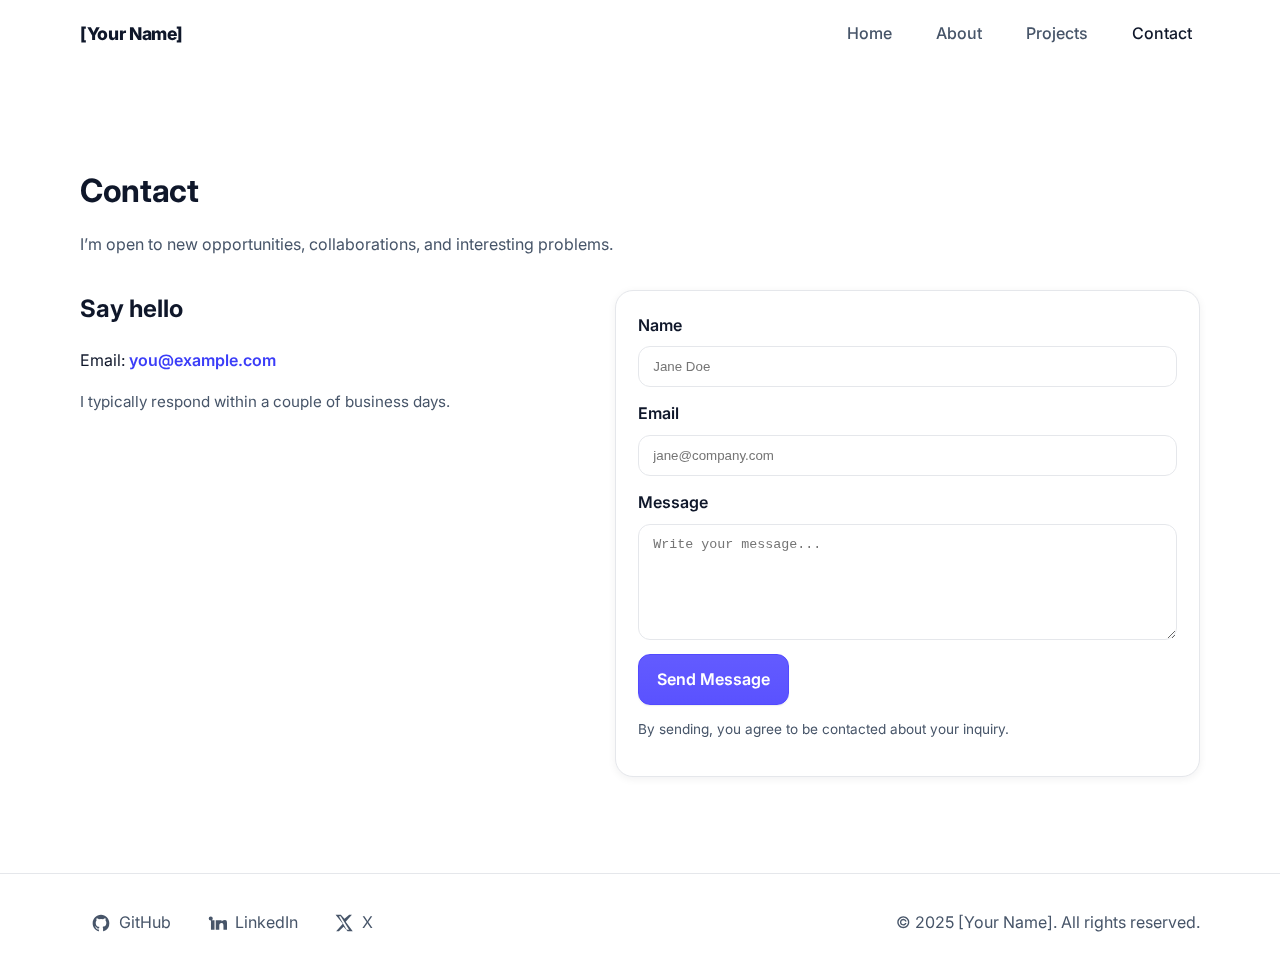
<file: contact.html>
<!DOCTYPE html>
<html lang="en">
<head>
  <meta charset="utf-8" />
  <meta name="viewport" content="width=device-width, initial-scale=1" />
  <title>Contact — [Your Name]</title>
  <meta name="description" content="Get in touch with [Your Name]." />
  <link rel="preconnect" href="https://fonts.googleapis.com" />
  <link rel="preconnect" href="https://fonts.gstatic.com" crossorigin />
  <link href="https://fonts.googleapis.com/css2?family=Inter:wght@400;500;600;700;800&display=swap" rel="stylesheet" />
  <link rel="stylesheet" href="css/style.css" />
</head>
<body>
  <a class="skip-link" href="#main">Skip to content</a>

  <header class="site-header">
    <div class="container nav-container">
      <a class="brand" href="index.html">[Your Name]</a>
      <button class="nav-toggle" aria-expanded="false" aria-controls="primary-nav" aria-label="Toggle navigation">
        <span class="nav-toggle-bar"></span><span class="nav-toggle-bar"></span><span class="nav-toggle-bar"></span>
      </button>
      <nav id="primary-nav" class="nav">
        <ul>
          <li><a href="index.html">Home</a></li>
          <li><a href="about.html">About</a></li>
          <li><a href="projects.html">Projects</a></li>
          <li><a href="contact.html">Contact</a></li>
        </ul>
      </nav>
    </div>
  </header>

  <main id="main">
    <section class="section reveal">
      <div class="container">
        <div class="section-header">
          <h1 class="section-title">Contact</h1>
          <p class="muted">I’m open to new opportunities, collaborations, and interesting problems.</p>
        </div>

        <div class="contact-wrap">
          <div class="contact-block">
            <h2>Say hello</h2>
            <!-- Replace with your professional email -->
            <p>Email: <a class="accent-link" href="mailto:you@example.com">you@example.com</a></p>
            <p class="muted small">I typically respond within a couple of business days.</p>
          </div>

          <form class="card form" method="post" action="#" novalidate>
            <!--
              NOTE: This form is static and won't submit by itself on GitHub Pages.
              To make it work, use a service like Formspree or Netlify Forms and set the `action` accordingly.
              Example (Formspree): action="https://formspree.io/f/your_form_id"
            -->
            <div class="field">
              <label for="name">Name</label>
              <input id="name" name="name" type="text" placeholder="Jane Doe" required />
            </div>
            <div class="field">
              <label for="email">Email</label>
              <input id="email" name="email" type="email" placeholder="jane@company.com" required />
            </div>
            <div class="field">
              <label for="message">Message</label>
              <textarea id="message" name="message" rows="6" placeholder="Write your message..." required></textarea>
            </div>
            <button class="btn btn-primary" type="submit">Send Message</button>
            <p class="muted tiny">By sending, you agree to be contacted about your inquiry.</p>
          </form>
        </div>
      </div>
    </section>
  </main>

  <footer class="site-footer">
    <div class="container footer-inner">
      <div class="footer-links">
        <a class="icon-link" href="#" target="_blank" rel="noopener" aria-label="GitHub">
          <svg width="20" height="20" viewBox="0 0 24 24" aria-hidden="true"><path fill="currentColor" d="M12 2C6.48 2 2 6.58 2 12.26c0 4.52 2.87 8.35 6.84 9.7.5.1.68-.22.68-.48 0-.24-.01-.86-.01-1.69-2.78.62-3.37-1.36-3.37-1.36-.46-1.19-1.12-1.5-1.12-1.5-.92-.64.07-.63.07-.63 1.02.07 1.56 1.07 1.56 1.07.9 1.58 2.36 1.12 2.94.85.09-.67.35-1.12.63-1.38-2.22-.26-4.56-1.13-4.56-5.03 0-1.11.39-2.01 1.03-2.72-.1-.26-.45-1.3.1-2.71 0 0 .84-.27 2.75 1.04a9.33 9.33 0 0 1 5 0c1.9-1.31 2.74-1.04 2.74-1.04.55 1.41.2 2.45.1 2.71.64.71 1.02 1.61 1.02 2.72 0 3.91-2.34 4.76-4.57 5.01.36.31.68.92.68 1.86 0 1.34-.01 2.41-.01 2.74 0 .26.18.58.69.48A10.03 10.03 0 0 0 22 12.26C22 6.58 17.52 2 12 2Z"/></svg>
          <span>GitHub</span>
        </a>
        <a class="icon-link" href="#" target="_blank" rel="noopener" aria-label="LinkedIn">
          <svg width="20" height="20" viewBox="0 0 24 24" aria-hidden="true"><path fill="currentColor" d="M6.94 6.5A2.44 2.44 0 1 1 4.5 4.06 2.44 2.44 0 0 1 6.94 6.5ZM4.75 8.75H9V20H4.75ZM13.5 8.75h4.01v1.53s1.26-1.83 4-1.83S24 10.99 24 14.58V20h-4.25v-4.61c0-2.84-1.36-3.33-2.26-3.33-1.9 0-2.74 1.24-2.74 3.33V20H10.5V8.75Z"/></svg>
          <span>LinkedIn</span>
        </a>
        <a class="icon-link" href="#" target="_blank" rel="noopener" aria-label="X (Twitter)">
          <svg width="20" height="20" viewBox="0 0 24 24" aria-hidden="true"><path fill="currentColor" d="M18.244 2H21.5l-7.5 8.565L22.5 22h-6.18l-4.833-5.54L5.83 22H2.57l7.998-9.14L1.9 2h6.31l4.37 4.94L18.244 2Zm-2.16 18h2.033L7.99 4h-2.1l9.194 16Z"/></svg>
          <span>X</span>
        </a>
      </div>
      <p class="muted">© 2025 [Your Name]. All rights reserved.</p>
    </div>
  </footer>

  <script src="js/script.js" defer></script>
</body>
</html>
</file>
<file: css/style.css>
/* ===========================
   Global Styles — Stripe‑inspired minimalism
   =========================== */

/* CSS Custom Properties (Design tokens) */
:root {
  --bg: #ffffff;
  --bg-alt: #f7f8fb;          /* subtle light gray for alternating sections */
  --text: #0f172a;            /* slate-900 */
  --muted: #475569;           /* slate-600 */
  --border: #e5e7eb;          /* gray-200 */

  --accent: #635BFF;          /* Stripe-like indigo */
  --accent-ink: #ffffff;

  --radius-sm: 10px;
  --radius-md: 14px;
  --radius-lg: 18px;

  --shadow-sm: 0 2px 8px rgba(15, 23, 42, 0.06);
  --shadow-md: 0 10px 30px rgba(15, 23, 42, 0.08);
  --shadow-lg: 0 24px 60px rgba(15, 23, 42, 0.12);

  --container: min(1120px, 92vw);
}

/* Reset-ish base */
*,
*::before,
*::after { box-sizing: border-box; }

html {
  -webkit-text-size-adjust: 100%;
  color-scheme: light;
}

body {
  margin: 0;
  font-family: 'Inter', ui-sans-serif, system-ui, -apple-system, Segoe UI, Roboto, 'Helvetica Neue', Arial, 'Noto Sans', 'Apple Color Emoji', 'Segoe UI Emoji';
  font-size: 16px;
  line-height: 1.6;
  color: var(--text);
  background: var(--bg);
  -webkit-font-smoothing: antialiased;
  text-rendering: optimizeLegibility;
}

img, svg, video { display: block; max-width: 100%; }

a { color: inherit; text-decoration: none; }
a:hover { text-decoration: underline; }
button { font: inherit; cursor: pointer; }

.container { width: var(--container); margin-inline: auto; }

.muted { color: var(--muted); }
.small { font-size: 0.95rem; }
.tiny  { font-size: 0.85rem; }

.skip-link {
  position: absolute;
  left: -9999px;
  top: auto;
  width: 1px; height: 1px; overflow: hidden;
}
.skip-link:focus {
  position: fixed;
  left: 16px; top: 16px; width: auto; height: auto; padding: 10px 14px;
  background: #fff; border: 1px solid var(--border); border-radius: 8px;
  box-shadow: var(--shadow-sm);
  z-index: 1000;
}

/* ===========================
   Header / Navigation
   =========================== */
.site-header {
  position: sticky; top: 0; z-index: 50;
  backdrop-filter: saturate(140%) blur(8px);
  background: rgba(255, 255, 255, 0.8);
  border-bottom: 1px solid transparent;
  transition: border-color 200ms ease, box-shadow 200ms ease, background 200ms ease;
}
.site-header.is-scrolled {
  border-bottom-color: var(--border);
  box-shadow: var(--shadow-sm);
  background: rgba(255, 255, 255, 0.85);
}

.nav-container {
  display: flex; align-items: center; justify-content: space-between;
  height: 68px;
}

.brand {
  font-weight: 800; letter-spacing: -0.02em; font-size: 1.1rem;
}

/* Desktop nav */
.nav ul {
  display: flex; gap: clamp(14px, 3vw, 28px); align-items: center;
  margin: 0; padding: 0; list-style: none;
}
.nav a {
  display: inline-block; padding: 10px 8px; border-radius: 8px;
  color: var(--muted); font-weight: 500;
}
.nav a[aria-current="page"] { color: var(--text); }
.nav a:hover { color: var(--text); text-decoration: none; }

/* Mobile nav toggle */
.nav-toggle {
  display: none; position: relative; width: 44px; height: 40px; border: 0; background: transparent;
  border-radius: 10px;
}
.nav-toggle:focus-visible { outline: 2px solid var(--accent); outline-offset: 2px; }
.nav-toggle-bar {
  position: absolute; left: 10px; right: 10px; height: 2px; background: #111; border-radius: 2px;
  transition: transform 200ms ease, opacity 200ms ease;
}
.nav-toggle-bar:nth-child(1) { top: 12px; }
.nav-toggle-bar:nth-child(2) { top: 19px; }
.nav-toggle-bar:nth-child(3) { top: 26px; }
.nav-open .nav-toggle-bar:nth-child(1) { transform: translateY(7px) rotate(45deg); }
.nav-open .nav-toggle-bar:nth-child(2) { opacity: 0; }
.nav-open .nav-toggle-bar:nth-child(3) { transform: translateY(-7px) rotate(-45deg); }

/* Mobile nav menu */
@media (max-width: 900px) {
  .nav-toggle { display: inline-block; }
  .nav { position: absolute; inset: 68px 0 auto 0; background: rgba(255,255,255,.96); border-bottom: 1px solid var(--border); display: none; }
  .nav ul { flex-direction: column; align-items: stretch; gap: 0; }
  .nav li + li { border-top: 1px solid var(--border); }
  .nav a { padding: 16px 20px; font-size: 1.05rem; }
  .nav-open .nav { display: block; }
}

/* ===========================
   Hero
   =========================== */
.hero {
  position: relative;
  padding-block: clamp(96px, 14vw, 168px);
  text-align: center;
}
.eyebrow {
  display: inline-block; padding: 6px 12px; border-radius: 999px;
  background: linear-gradient(180deg, rgba(99,91,255,.12), rgba(99,91,255,.06));
  color: #3730a3; font-weight: 600; letter-spacing: .04em; text-transform: uppercase; font-size: .78rem;
  border: 1px solid rgba(99,91,255,.22);
}
.hero-title {
  margin: 16px 0 12px; font-size: clamp(2.2rem, 5.4vw, 4rem); font-weight: 800; letter-spacing: -0.02em;
}
.accent { background: linear-gradient(90deg, #635BFF, #8a85ff); -webkit-background-clip: text; background-clip: text; color: transparent; }
.hero-subtitle { margin: 0 auto; max-width: 56ch; color: var(--muted); font-size: clamp(1.05rem, 1.6vw, 1.15rem); }
.hero-cta { margin-top: 28px; display: flex; gap: 12px; justify-content: center; }

/* Decorative gradient blob */
.hero-blob {
  position: absolute; inset: auto -15% -20% -15%; height: 45vh;
  background: radial-gradient(60% 60% at 50% 50%, rgba(99,91,255,.16), rgba(99,91,255,0) 70%);
  filter: blur(20px);
  pointer-events: none;
}

/* ===========================
   Sections
   =========================== */
.section { padding-block: clamp(56px, 8vw, 96px); }
.section-alt { background: var(--bg-alt); }
.section-header { margin-bottom: clamp(20px, 3vw, 32px); }
.section-title { font-size: clamp(1.6rem, 2.8vw, 2rem); letter-spacing: -0.01em; margin: 0 0 6px; }

/* ===========================
   Buttons
   =========================== */
.btn {
  --btn-bg: #f3f4f6; --btn-fg: #111827; --btn-br: var(--border);
  display: inline-flex; align-items: center; justify-content: center; gap: 8px;
  padding: 12px 18px; border-radius: 12px; border: 1px solid var(--btn-br);
  background: var(--btn-bg); color: var(--btn-fg); text-decoration: none; font-weight: 600;
  box-shadow: 0 1px 0 rgba(17,24,39,0.02), 0 1px 2px rgba(17,24,39,0.06);
  transition: transform 120ms ease, box-shadow 200ms ease, background 200ms ease, border-color 200ms ease;
}
.btn:hover { transform: translateY(-1px); text-decoration: none; box-shadow: var(--shadow-sm); }
.btn:active { transform: translateY(0); }

.btn-primary {
  --btn-bg: linear-gradient(180deg, #635BFF, #5a52ff);
  --btn-fg: var(--accent-ink);
  --btn-br: #524aff;
  color: #fff;
}
.btn-primary:hover { box-shadow: 0 10px 24px rgba(99,91,255,.32); }
.btn-ghost {
  --btn-bg: #fff; --btn-fg: var(--text); --btn-br: var(--border);
}

/* ===========================
   Cards & Grids
   =========================== */
.card {
  background: #fff; border: 1px solid var(--border); border-radius: var(--radius-lg);
  box-shadow: var(--shadow-sm); overflow: hidden;
  transition: transform 200ms ease, box-shadow 250ms ease, border-color 200ms ease;
}
.card:hover { transform: translateY(-2px); box-shadow: var(--shadow-md); border-color: #e1e4ea; }

.card-media img { display: block; width: 100%; height: auto; aspect-ratio: 16/10; object-fit: cover; }
.card-body { padding: clamp(16px, 2.6vw, 22px); }
.card-title { margin: 0 0 6px; font-size: 1.125rem; font-weight: 700; }
.card-text  { margin: 0 0 12px; color: var(--muted); }
.card-link  { color: #3b3df8; font-weight: 600; }
.card-actions { display: flex; gap: 10px; flex-wrap: wrap; margin-top: 12px; }

.grid {
  display: grid; gap: clamp(16px, 2.8vw, 28px);
}

.projects-featured {
  grid-template-columns: repeat(12, 1fr);
}
.projects-featured > .project-card:nth-child(1) { grid-column: span 12; }
.projects-featured > .project-card:nth-child(2),
.projects-featured > .project-card:nth-child(3) { grid-column: span 6; }

@media (max-width: 900px) {
  .projects-featured { grid-template-columns: 1fr; }
  .projects-featured > .project-card { grid-column: auto; }
}

/* Larger project cards for gallery */
.projects-gallery {
  grid-template-columns: repeat(auto-fit, minmax(280px, 1fr));
}
.project-card-lg .card-title { font-size: 1.35rem; }
.project-card-lg .card-media img { aspect-ratio: 16 / 9; }

/* Tech chips list inside project cards */
.tech-list {
  display: flex; gap: 8px; flex-wrap: wrap; padding: 0; margin: 10px 0 0; list-style: none;
}
.tech-list li {
  font-size: 0.875rem; color: #1f2937; border: 1px solid var(--border); padding: 6px 10px;
  border-radius: 999px; background: #fff;
}

/* ===========================
   Skills chips
   =========================== */
.chips {
  display: flex; gap: 10px; flex-wrap: wrap; padding: 0; margin: 0; list-style: none;
}
.chip {
  padding: 8px 12px; border-radius: 999px;
  background: #fff; border: 1px solid var(--border); box-shadow: 0 1px 0 rgba(17,24,39,0.02);
  font-weight: 600; font-size: 0.95rem;
}

/* ===========================
   About split layout
   =========================== */
.split {
  display: grid; grid-template-columns: 1.1fr 1.3fr; gap: clamp(24px, 3.8vw, 48px);
  align-items: center;
}
@media (max-width: 1000px) { .split { grid-template-columns: 1fr; } }

.split-media .headshot {
  border-radius: 16px; border: 1px solid var(--border); box-shadow: var(--shadow-md);
}
.split-body .subheading { margin-top: 24px; font-size: 1.05rem; }
.bullets { margin: 12px 0 0 0; padding-left: 18px; }
.bullets li { margin: 6px 0; }

/* ===========================
   Contact layout
   =========================== */
.contact-wrap {
  display: grid; grid-template-columns: 1fr 1.2fr; gap: clamp(20px, 4vw, 48px);
  align-items: start;
}
@media (max-width: 900px) { .contact-wrap { grid-template-columns: 1fr; } }

.contact-block h2 { margin-top: 0; }
.accent-link { color: #3b3df8; font-weight: 600; }

/* Form */
.form { padding: clamp(16px, 2.6vw, 22px); }
.field { display: grid; gap: 8px; margin-bottom: 14px; }
label { font-weight: 600; }
input, textarea {
  width: 100%; padding: 12px 14px; border-radius: 12px; border: 1px solid var(--border);
  background: #fff; outline: none; transition: border-color 200ms ease, box-shadow 200ms ease;
}
input:focus, textarea:focus {
  border-color: #c7ccf8; box-shadow: 0 0 0 4px rgba(99, 91, 255, .12);
}

/* ===========================
   Footer
   =========================== */
.site-footer { border-top: 1px solid var(--border); }
.footer-inner {
  display: flex; align-items: center; justify-content: space-between; gap: 16px;
  padding-block: 20px;
}
.footer-links { display: flex; gap: 14px; flex-wrap: wrap; align-items: center; }
.icon-link {
  display: inline-flex; align-items: center; gap: 8px; padding: 8px 10px; border-radius: 10px;
  color: var(--muted); border: 1px solid transparent;
}
.icon-link:hover { border-color: var(--border); text-decoration: none; color: var(--text); }

/* ===========================
   On-scroll reveal animation
   =========================== */
.reveal { opacity: 0; transform: translateY(12px); transition: opacity 600ms ease, transform 600ms ease; }
.reveal.visible { opacity: 1; transform: translateY(0); }

/* Respect reduced motion */
@media (prefers-reduced-motion: reduce) {
  .reveal { opacity: 1; transform: none; }
  .btn, .card, .nav-toggle-bar { transition: none !important; }
}

/* Utility spacing for stacked buttons on About */
.stacked-actions { display: flex; gap: 12px; flex-wrap: wrap; margin: 18px 0 8px; }

/* Small typography helpers */
.subheading { color: var(--muted); }
</file>
